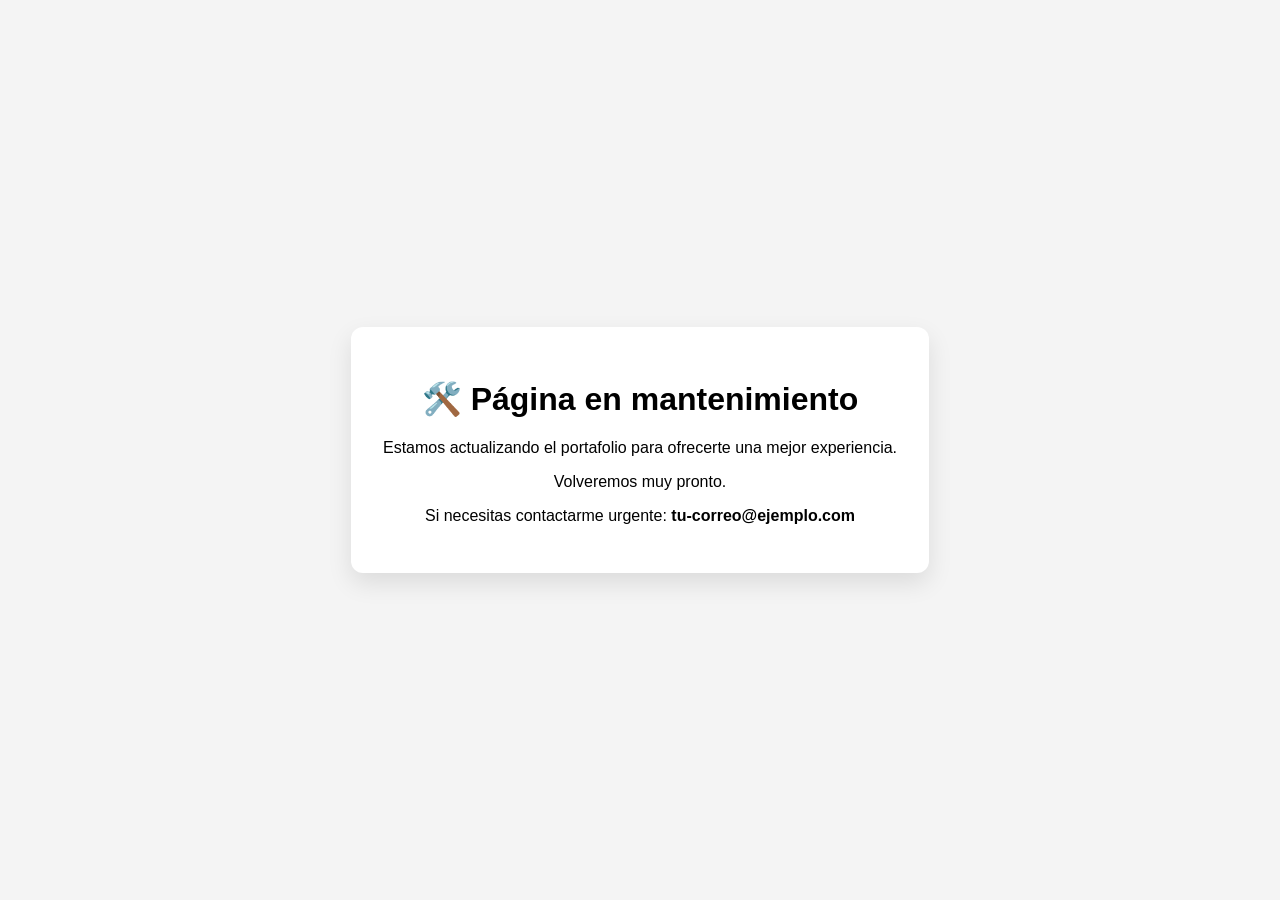
<file: index.html>
<!DOCTYPE html>
<html lang="es">
<head>
    <meta charset="UTF-8">
    <meta name="viewport" content="width=device-width, initial-scale=1.0">
    <title>Mantenimiento en curso</title>
    <link rel="stylesheet" href="assets/css/variables.css"> <!-- Reutiliza tus colores -->
    <style>
        body {
            font-family: sans-serif;
            background-color: #f4f4f4; /* O usa var(--bg-color) de tu variables.css */
            display: flex;
            justify-content: center;
            align-items: center;
            height: 100vh;
            margin: 0;
        }
        .container {
            text-align: center;
            padding: 2rem;
            background: white;
            border-radius: 12px;
            box-shadow: 0 10px 25px rgba(0,0,0,0.1);
        }
        .brand { font-weight: bold; color: #3498db; }
    </style>
</head>
<body>
    <div class="container">
        <h1>🛠️ Página en mantenimiento</h1>
        <p>Estamos actualizando el portafolio para ofrecerte una mejor experiencia.</p>
        <p>Volveremos muy pronto.</p>
        <p>Si necesitas contactarme urgente: <strong>tu-correo@ejemplo.com</strong></p>
    </div>
</body>
</html>
</file>
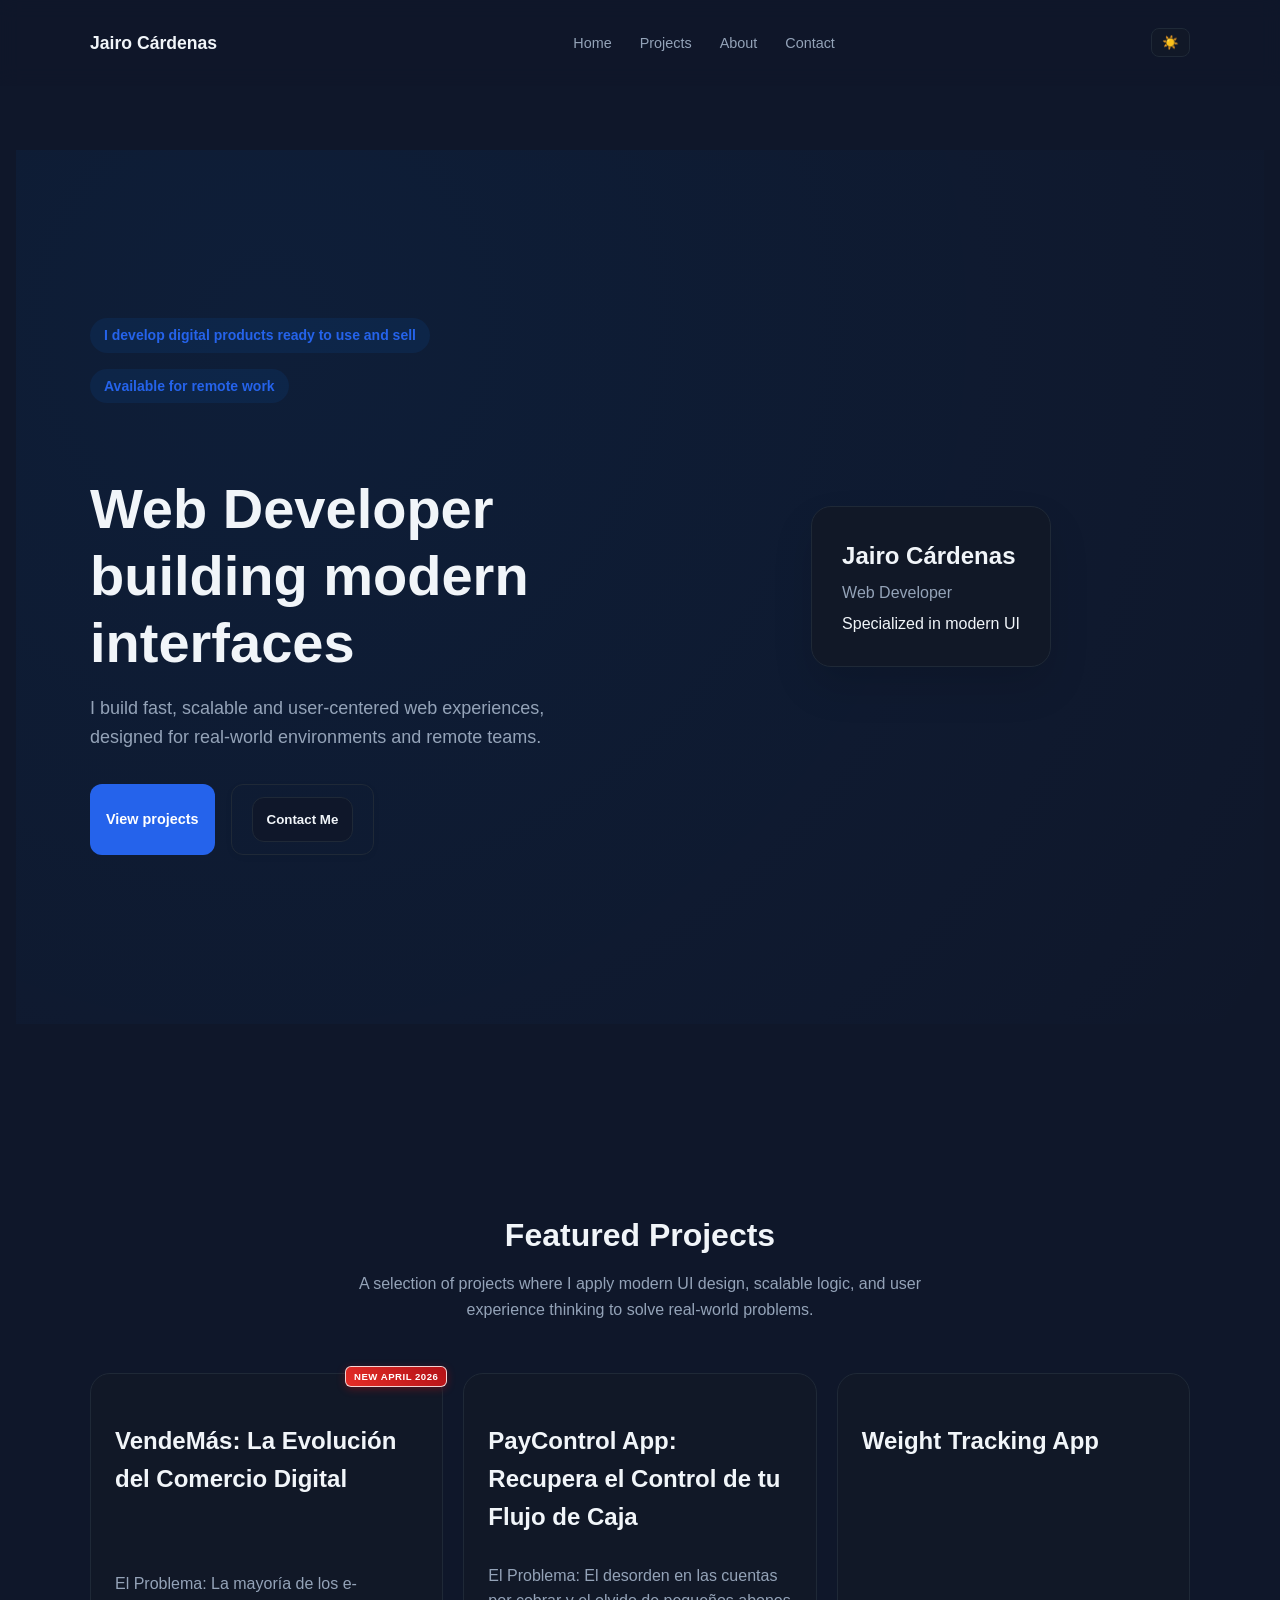
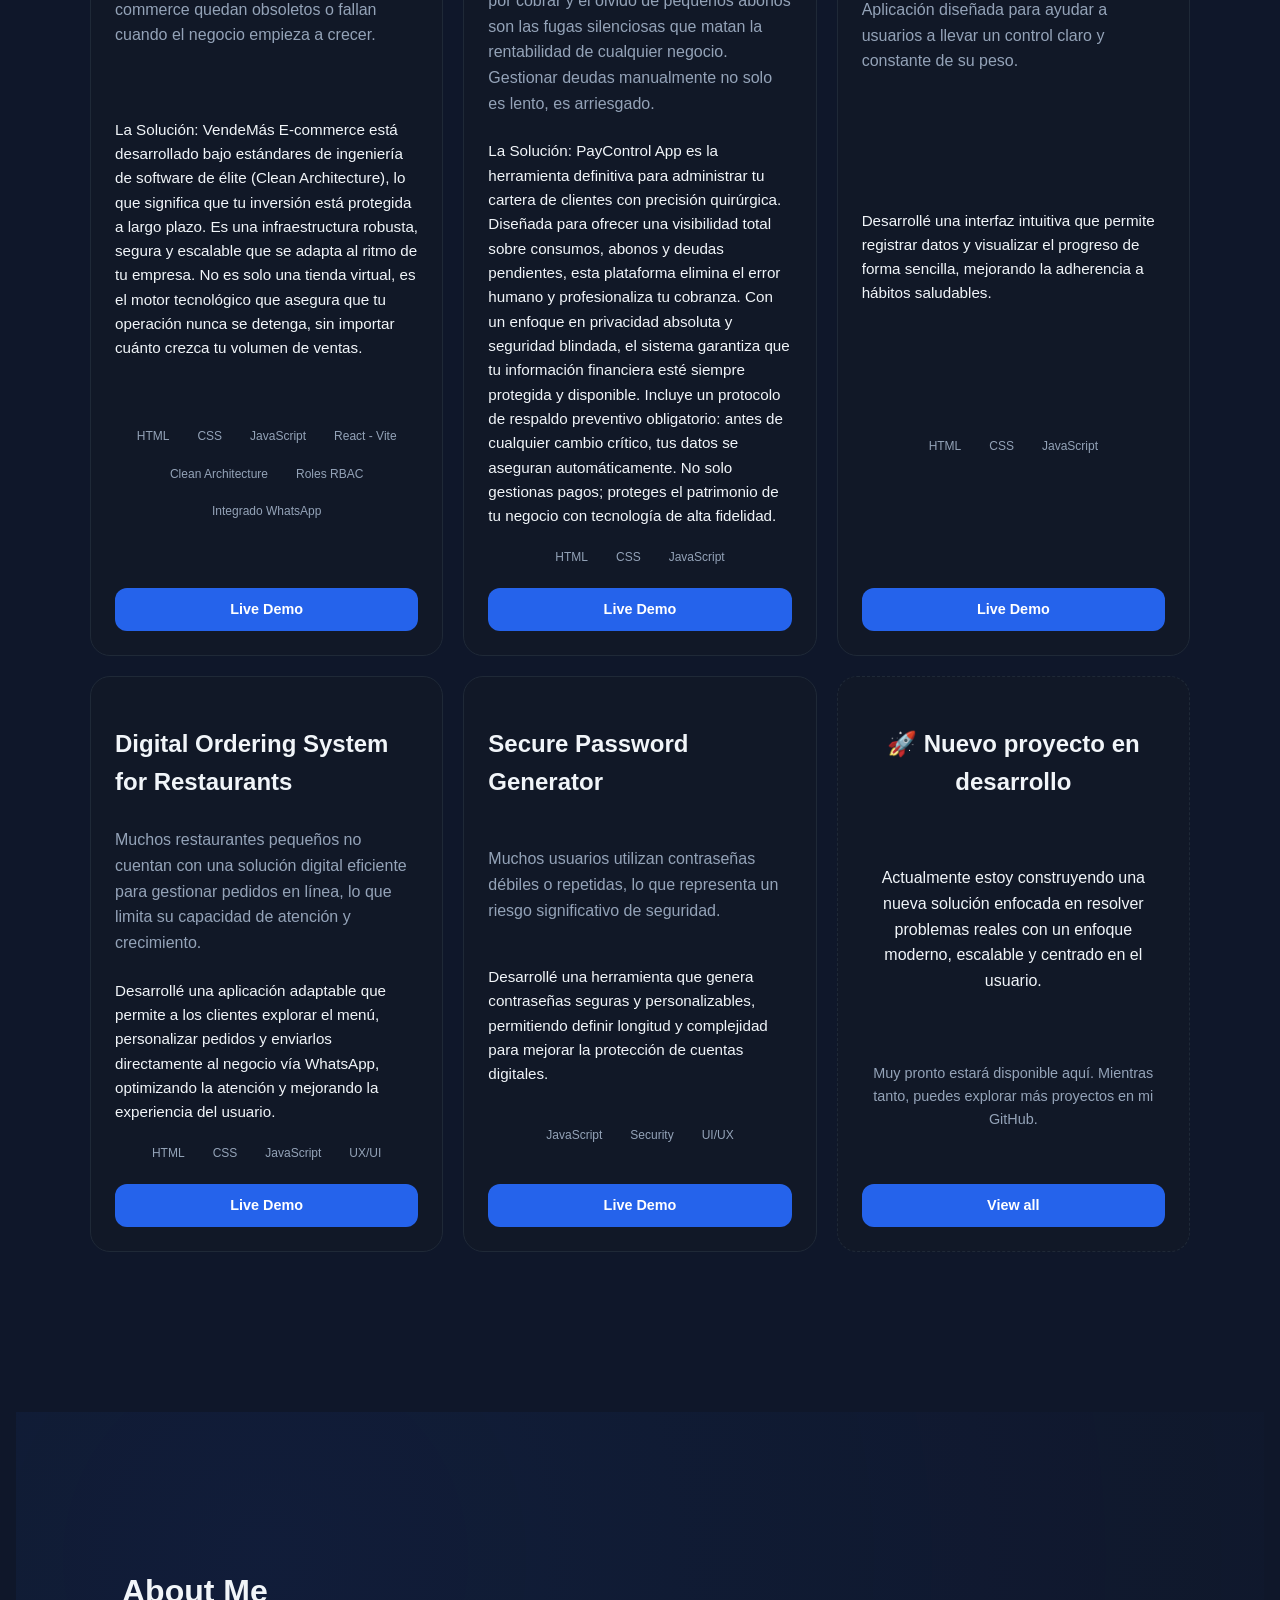
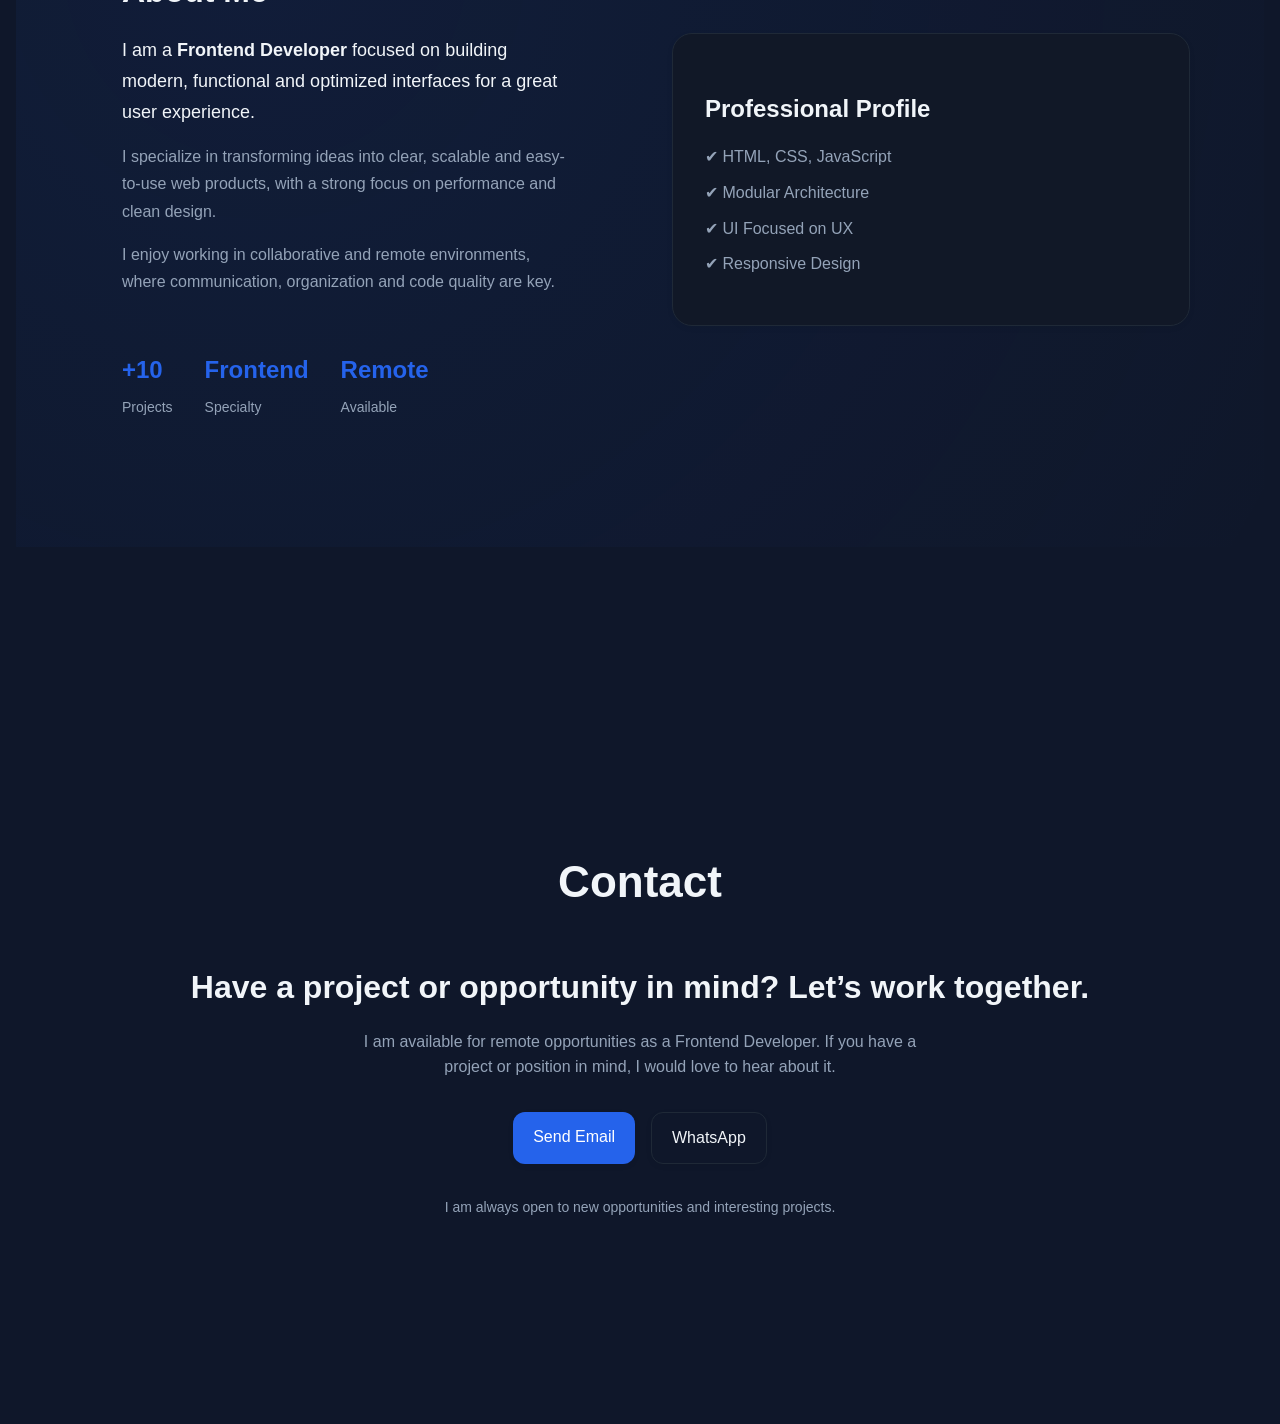
<file: index-backup.html>
<!DOCTYPE html>
<html lang="es">

<head>
    <meta charset="UTF-8">
    <meta name="viewport" content="width=device-width, initial-scale=1.0">
    <meta name="description"
        content="Frontend Developer specializing in modern UI, JavaScript applications, and remote-ready web development.">
    <meta name="keywords" content="Frontend Developer, JavaScript, Web Developer, Portfolio, Remote Developer">
    <meta name="author" content="Jairo Cárdenas">

    <meta property="og:title" content="Jairo Cárdenas | Frontend Developer">
    <meta property="og:description"
        content="Modern portfolio showcasing real-world frontend projects and UI design skills.">
    <meta property="og:type" content="website">
    <title>Jairo Cárdenas | Full-Stack Developer</title>

    <link rel="shortcut icon" href="assets/images/favicon.ico" type="image/x-icon">

    <link rel="stylesheet" href="assets/css/variables.css">
    <link rel="stylesheet" href="assets/css/main.css">

    <link rel="stylesheet" href="components/loader/loader.css">
    <link rel="stylesheet" href="components/navbar/navbar.css">
    <link rel="stylesheet" href="components/hero/hero.css">
    <link rel="stylesheet" href="components/projects/projects.css">
    <link rel="stylesheet" href="components/about/about.css">
    <link rel="stylesheet" href="components/contact/contact.css">
</head>

<body>
    
    <!-- The `<div id="loader"></div>` element is used to display a loading animation or indicator on the
    webpage. This is commonly used to provide visual feedback to users that content is being loaded
    or processed in the background. In this case, it seems like there might be a JavaScript file
    (`loader.js`) that controls the behavior of this loader element. -->
    <div id="loader"></div>

    <header id="navbar"></header>

    <main>
        <section id="hero"></section>
        <section id="projects"></section>
        <section id="about"></section>
        <section id="contact"></section>
    </main>

    <footer id="footer"></footer>

    <script src="assets/js/main.js" defer></script>
    <script src="assets/js/loader.js" defer></script>
    <script src="assets/js/animations.js" defer></script>

    <script src="components/navbar/navbar.js" defer></script>
    <script src="components/hero/hero.js" defer></script>
    <!-- <script src="components/projects/projects.js" defer></script> -->
    <!-- <script src="components/about/about.js" defer></script> -->
    <script src="components/contact/contact.js" defer></script>
</body>

</html>
</file>
<file: assets/css/variables.css>
:root {
  /* 🎯 Colores */
  --primary: #2563eb;
  --primary-dark: #1d4ed8;

  --background: #f8fafc;
  --surface: #ffffff;

  --text: #0f172a;
  --text-muted: #64748b;

  --border: #e2e8f0;

  /* 🌈 Gradiente sutil */
  --accent-gradient: linear-gradient(135deg, #2563eb 0%, #60a5fa 100%);

  /* 🔤 Tipografía */
  --font-heading: 'Inter', sans-serif;
  --font-body: 'Inter', sans-serif;

  /* 📏 Escala tipográfica */
  --text-xs: 0.75rem;
  --text-sm: 0.875rem;
  --text-base: 1rem;
  --text-lg: 1.125rem;
  --text-xl: 1.5rem;
  --text-2xl: 2rem;
  --text-3xl: 2.75rem;

  /* 🧱 Espaciado */
  --space-sm: 8px;
  --space-md: 16px;
  --space-lg: 32px;
  --space-xl: 64px;
  --space-1xl: 128px;

  /* 🟦 Bordes */
  --radius-sm: 8px;
  --radius-md: 12px;
  --radius-lg: 20px;

  /* 🌑 Sombras */
  --shadow-sm: 0 2px 6px rgba(0,0,0,0.05);
  --shadow-md: 0 8px 20px rgba(0,0,0,0.08);
  --shadow-lg: 0 20px 40px rgba(0,0,0,0.12);
}

/* 🌞 LIGHT (default) */
:root {
  --background: #f8fafc;
  --surface: #ffffff;
  --text: #0f172a;
  --text-muted: #64748b;
  --border: #e2e8f0;
}

/* 🌙 DARK MODE */
[data-theme="dark"] {
  --background: #0f172a;
  --surface: #111827;
  --text: #f1f5f9;
  --text-muted: #94a3b8;
  --border: #1f2937;
}
</file>
<file: assets/css/main.css>
body {
  margin: 0;
  font-family: var(--font-body);
  background: var(--background);
  color: var(--text);
  line-height: 1.6;
  transition: background 0.3s ease, color 0.3s ease;
}

html {
  scroll-behavior: smooth;
}

/* 🔤 Jerarquía real */
h1 {
  font-size: var(--text-3xl);
  font-weight: 700;
}

h2 {
  font-size: var(--text-2xl);
  font-weight: 600;
}

h3 {
  font-size: var(--text-xl);
}

a{
  text-decoration: none  ! important;
}

/* 📦 Layout consistente */
section {
  padding: var(--space-xl) var(--space-md);
}

.container {
  max-width: 1100px;
  margin: 0 auto;
}

/* 🔘 Botones base */
.button {
  display: inline-block;
  padding: 12px 20px;
  border-radius: var(--radius-md);
  background: var(--primary);
  color: white;
  text-decoration: none;
  font-weight: 500;
  box-shadow: var(--shadow-sm);
  transition: all 0.25s ease;
}

.button:hover {
  transform: translateY(-2px);
  box-shadow: var(--shadow-md);
}

/* Variante secundaria */
.button-outline {
  background: transparent;
  border: 1px solid var(--border);
  color: var(--text);
}
</file>
<file: components/loader/loader.css>
#loader {
  position: fixed;
  width: 100%;
  height: 100%;
  background: var(--background);
  display: flex;
  justify-content: center;
  align-items: center;
  z-index: 9999;
}

.spinner {
  border: 6px solid #f3f3f3;
  border-top: 6px solid var(--accent);
  border-radius: 50%;
  width: 60px;
  height: 60px;
  animation: spin 1s linear infinite;
}

@keyframes spin {
  0% { transform: rotate(0deg);}
  100% { transform: rotate(360deg);}
}
</file>
<file: components/navbar/navbar.css>
/* =========================
   NAVBAR BASE
========================= */
.navbar {
  position: sticky;
  top: 0;
  width: 100%;
  background: rgba(255, 255, 255, 0.8);
  backdrop-filter: blur(10px);
  z-index: 1000;
  transition: all 0.3s ease;
}

/* 🌙 DARK MODE */
[data-theme="dark"] .navbar {
  background: rgba(15, 23, 42, 0.8);
}

/* 🔥 SCROLL EFFECT */
.navbar.scrolled {
  background: rgba(255, 255, 255, 0.95);
  box-shadow: var(--shadow-sm);
}

[data-theme="dark"] .navbar.scrolled {
  background: rgba(15, 23, 42, 0.95);
}

/* =========================
   CONTAINER
========================= */
.nav-container {
  display: flex;
  align-items: center;
  justify-content: space-between;
  padding: 14px 20px;
}

/* =========================
   LOGO
========================= */
.logo-name {
  font-size: 1.1rem;
  font-weight: 600;
  color: var(--text);
}

/* =========================
   LINKS DESKTOP
========================= */
.nav-links {
  display: flex;
  list-style: none;
  gap: 28px;
}

.nav-link {
  position: relative;
  text-decoration: none;
  color: var(--text-muted);
  font-size: 0.9rem;
  font-weight: 500;
  transition: color 0.25s ease;
}

.nav-link:hover {
  color: var(--text);
}

/* 🔥 underline animado */
.nav-link::after {
  content: "";
  position: absolute;
  left: 0;
  bottom: -6px;
  width: 0%;
  height: 2px;
  background: var(--primary);
  transition: width 0.3s ease;
}

.nav-link:hover::after,
.nav-link.active::after {
  width: 100%;
}

/* =========================
   ACTIONS
========================= */
.nav-actions {
  display: flex;
  align-items: center;
  gap: 10px;
}

/* =========================
   📱 MOBILE
========================= */
/* @media (max-width: 768px){
  .nav-actions{
    display: none;
  }
} */

/* =========================
   THEME BUTTON
========================= */
.theme-toggle {
  border: 1px solid var(--border);
  background: var(--surface);
  color: var(--text);
  padding: 6px 10px;
  border-radius: var(--radius-sm);
  cursor: pointer;
  transition: all 0.2s ease;
}

.theme-toggle:hover {
  transform: translateY(-1px);
  box-shadow: var(--shadow-sm);
}

/* =========================
   MENU TOGGLE
========================= */
.menu-toggle {
  display: none;
  font-size: 24px;
  cursor: pointer;
  padding: 6px 10px;
  border-radius: var(--radius-sm);
  transition: all 0.3s ease;
}

.menu-toggle:hover {
  background: var(--secondary-bg);
}

.menu-toggle.active {
  transform: rotate(180deg);
}

/* =========================
   OVERLAY
========================= */
.nav-overlay {
  position: fixed;
  inset: 0;
  background: rgba(0,0,0,0.3);
  backdrop-filter: blur(4px);
  opacity: 0;
  pointer-events: none;
  transition: opacity 0.3s ease;
  z-index: 900;
}

.nav-overlay.active {
  opacity: 1;
  pointer-events: all;
}

/* =========================
   📱 MOBILE
========================= */
@media (max-width: 768px) {

  .menu-toggle {
    display: block;
  }

  .nav-links {
    position: fixed;
    top: 0;
    right: 0;

    height: 100vh;
    width: 260px;

    background: var(--surface);
    border-left: 1px solid var(--border);
    box-shadow: var(--shadow-lg);

    flex-direction: column;
    padding-top: 80px;

    transform: translateX(100%);
    transition: transform 0.35s cubic-bezier(0.22, 1, 0.36, 1);

    z-index: 1001;
  }

  .nav-links.active {
    transform: translateX(0);
  }

  .nav-links li {
    padding: 15px 25px;
    opacity: 0;
    transform: translateX(20px);
    transition: all 0.3s ease;
  }

  /* 🔥 stagger animation */
  .nav-links.active li {
    opacity: 1;
    transform: translateX(0);
  }

  .nav-links.active li:nth-child(1) { transition-delay: 0.05s; }
  .nav-links.active li:nth-child(2) { transition-delay: 0.1s; }
  .nav-links.active li:nth-child(3) { transition-delay: 0.15s; }
  .nav-links.active li:nth-child(4) { transition-delay: 0.2s; }

  .nav-links a {
    color: var(--text);
    font-size: 1rem;
  }

  body {
    overflow-x: hidden;
  }
}
</file>
<file: components/hero/hero.css>
/* =========================
   🟦 BADGE
========================= */
.badge {
  display: inline-block;
  padding: 6px 14px;
  background: rgba(0, 113, 227, 0.1);
  color: var(--primary);
  border-radius: 999px;
  font-size: var(--text-sm);
  font-weight: 600;
  margin-bottom: var(--space-md);
}

/* =========================
   🟦 HERO SECTION
========================= */
.hero {
  min-height: 90vh;
  display: flex;
  align-items: center;

  background:
    radial-gradient(circle at 20% 20%, rgba(0, 113, 227, 0.08), transparent),
    var(--background);

  padding: var(--space-lg);

  /* 🔥 EVITA DESBORDES */
  overflow-x: hidden;
  
}

.hero-grid {
  display: grid;
  grid-template-columns: 1fr 1fr;
  gap: var(--space-xl);
  align-items: center;
}

/* =========================
   🟦 HERO CONTENT
========================= */
.hero-content h1 {
  font-size: clamp(2.5rem, 5vw, 3.5rem);
  font-weight: 700;
  line-height: 1.2;
  margin-bottom: var(--space-md);
  color: var(--text);
}

.hero-content p {
  font-size: var(--text-lg);
  color: var(--text-muted);
  max-width: 500px;
  margin-bottom: var(--space-lg);
}

/* =========================
   🟦 BUTTONS
========================= */
.buttons {
  display: flex;
  gap: var(--space-md);
  flex-wrap: wrap;
}

/* =========================
   🟦 HERO VISUAL
========================= */
.hero-visual {
  display: flex;
  justify-content: center;
}

/* =========================
   🟦 HERO CARD
========================= */
.hero-card {
  background: var(--surface);
  padding: 30px;
  border-radius: var(--radius-lg);

  border: 1px solid var(--border);
  box-shadow: var(--shadow-lg);

  text-align: left;
  max-width: 300px;

  transition: transform 0.3s ease, box-shadow 0.3s ease;
}

.hero-card:hover {
  transform: translateY(-5px);
  box-shadow: var(--shadow-xl);
}

.hero-card h3 {
  margin: 0;
  font-size: var(--text-xl);
  color: var(--text);
}

.hero-card p {
  color: var(--text-muted);
  margin: 5px 0;
}

/* =========================
   📱 RESPONSIVE HERO
========================= */
@media (max-width: 768px) {
  .hero-grid {
    grid-template-columns: 1fr;
    text-align: center;
  }

  .hero-content p {
    margin: 0 auto var(--space-lg);
  }

  .hero-visual {
    margin-top: var(--space-lg);
    margin-bottom: var(--space-lg);
  }

  .buttons {
    justify-content: center;
  }
}

/* =========================
   🟪 MODAL BASE
========================= */
.cv-modal {
  position: fixed;
  inset: 0;
  z-index: 1000;

  display: none;
  align-items: center;
  justify-content: center;

  /* 🔥 ESPACIADO EN MOBILE */
  padding: 20px;
}

.cv-modal.active {
  display: flex;
}

/* =========================
   🌫️ OVERLAY
========================= */
.modal-overlay {
  position: fixed;
  inset: 0;

  background: rgba(0, 0, 0, 0.4);
  backdrop-filter: blur(6px);

  z-index: 999;
  display: none;
}

.modal-overlay.active {
  display: block;
}

/* =========================
   📦 MODAL CONTENT (FIX PRO)
========================= */
.cv-modal-content {
  background: var(--surface);
  color: var(--text);

  width: 100%;
  max-width: 420px;

  border-radius: 20px;
  padding: 25px;

  position: relative;
  z-index: 1001;

  border: 1px solid var(--border);
  box-shadow: var(--shadow-lg);

  transform: translateY(20px);
  transition: transform 0.3s ease;

  /* 🔥 CONTROL DE ALTURA */
  max-height: 90vh;
  overflow-y: auto;
}

.cv-modal.active .cv-modal-content {
  transform: translateY(0);
}

/* =========================
   🧾 MODAL HEADER
========================= */
.cv-modal-header {
  display: flex;
  justify-content: space-between;
  align-items: center;
  margin-bottom: 20px;
}

.cv-modal-header h3 {
  color: var(--text);
}

/* =========================
   ❌ CLOSE BUTTON
========================= */
.cv-modal-close {
  background: none;
  border: none;
  font-size: 24px;
  cursor: pointer;
  color: var(--text-muted);
  transition: color 0.2s ease;
}

.cv-modal-close:hover {
  color: var(--text);
}

/* =========================
   🧾 MODAL BODY
========================= */
.cv-modal-body p {
  color: var(--text-muted);
}

/* =========================
   🔘 CV BUTTONS
========================= */
.cv-buttons {
  display: flex;
  flex-direction: column;
  gap: 12px;
}

.cv-btn {
  display: flex;
  align-items: center;
  gap: 12px;

  padding: 14px;
  border-radius: 12px;

  background: var(--background);
  color: var(--text);

  text-decoration: none;
  font-weight: 600;

  border: 1px solid var(--border);

  transition: all 0.2s ease;
}

.cv-btn:hover {
  background: var(--secondary-bg);
  transform: scale(1.02);
}

/* =========================
   📱 MODAL MOBILE FIX
========================= */
@media (max-width: 480px) {

  .cv-modal {
    padding: 15px;
  }

  .cv-modal-content {
    padding: 20px;
    border-radius: 16px;
  }

  .cv-btn {
    padding: 12px;
  }
}

/* =========================
   🔥 GLOBAL FIX (CLAVE)
========================= */
html, body {
  overflow-x: hidden;
}
</file>
<file: components/projects/projects.css>
/* =========================
   🟦 SECTION
========================= */
.projects {
  padding: var(--space-lg); 
}

/* =========================
   🟦 INTRO
========================= */
.projects-intro {
  text-align: center;
  margin-bottom: 50px;
}

.projects-intro h2 {
  font-size: 2rem;
  margin-bottom: 10px;
  color: var(--text);
}

.projects-intro p {
  color: var(--text-muted);
  max-width: 600px;
  margin: auto;
}

/* =========================
   🟦 GRID
========================= */
.projects-grid {
  display: grid;
  grid-template-columns: repeat(auto-fit, minmax(280px, 1fr));
  gap: 20px;
}

/* =========================
   🟦 CARD
========================= */
.project-card {
  position: relative; /* <--- CRUCIAL: Esto ancla el badge a la tarjeta */
  background: var(--surface);
  border: 1px solid var(--border);
  border-radius: var(--radius-lg);
  padding: 24px;
  display: flex;
  flex-direction: column;
  justify-content: space-between;
  /* transition: all 0.1s ease; */
}

.project-card:hover {
  transform: translateY(-6px);
  box-shadow: var(--shadow-lg);
}

/* =========================
   🟦 BAGDE
========================= */
/* Tu código del badge (limpiado de duplicados) */
.badge-new {
    position: absolute;
    top: -8px;
    right: -5px;
    background: linear-gradient(45deg, #e52d27, #b31217); 
    border: 1px solid rgba(255, 255, 255, 0.8);
    color: white;
    font-size: 0.6rem;
    font-weight: 800;
    padding: 2px 8px;
    border-radius: 6px;
    z-index: 20;
    box-shadow: 0 2px 8px rgba(240, 17, 17, 0.3);
    text-transform: uppercase;
    letter-spacing: 0.5px;
    transform: translateY(0) !important;
    transition: none !important;
}

/* =========================
   🟦 TEXT
========================= */
.project-card h3 {
  margin-bottom: 10px;
  color: var(--text);
}

.project-problem {
  color: var(--text-muted);
  margin-bottom: 8px;
}

.project-solution {
  color: var(--text);
  font-size: 0.95rem;
  margin-bottom: 15px;
}

/* =========================
   🟦 TECH TAGS
========================= */
.project-tech {
  display: flex;
  justify-content: center;
  flex-wrap: wrap;
  gap: 8px;
  margin-bottom: 15px;
}

.project-tech span {
  background: var(--secondary-bg);
  padding: 5px 10px;
  border-radius: 8px;
  font-size: 0.75rem;
  color: var(--text-muted);
}

/* =========================
   🟦 LINKS
========================= */
.project-links {
  display: flex;
  justify-content: space-around;
  gap: 10px;
}

.project-links a {
  width: 100%;
  gap: 6px;
}

/* =========================
   🚧 COMING SOON
========================= */
.coming-soon {
  border: 1px dashed var(--border);
  text-align: center;
}

.coming-soon h3 {
  margin-bottom: 10px;
}

.coming-note {
  font-size: 0.9rem;
  color: var(--text-muted);
  margin-bottom: 15px;
}

/* =========================
   🔵 PRIMARY BUTTON (DEMO)
========================= */
.btn-primary {
  display: inline-flex;
  align-items: center;
  justify-content: center;

  padding: 10px 16px;
  border-radius: var(--radius-md);

  background: var(--primary);
  color: #fff;

  font-size: 0.9rem;
  font-weight: 600;
  text-decoration: none;

  border: none;
  cursor: pointer;

  transition: all 0.25s ease;
}

.btn-primary:hover {
  background: var(--primary-dark);
  transform: translateY(-2px);
  box-shadow: var(--shadow-md);
}

/* =========================
   ⚪ SECONDARY BUTTON (CODE)
========================= */
.btn-secondary {
  display: inline-flex;
  align-items: center;
  justify-content: center;

  padding: 10px 16px;
  border-radius: var(--radius-md);

  background: transparent;
  color: var(--text);

  font-size: 0.9rem;
  font-weight: 600;
  text-decoration: none  ! important;

  border: 1px solid var(--border);
  cursor: pointer;

  transition: all 0.25s ease;
}

.btn-secondary:hover {
  background: var(--secondary-bg);
  transform: translateY(-2px);
  box-shadow: var(--shadow-sm);
}

/* =========================
   ⚪ BUTTON (LANDIG PAGE)
========================= */
.project-landing-action {
  margin-top: 15px;
  width: 100%;
}

.btn-landing {
  display: flex;
  flex-direction: column; /* Para que el texto secundario quede debajo */
  align-items: center;
  justify-content: center;
  padding: 12px 20px;
  
  margin: 10px auto;
  
  /* Color Premium: Negro profundo con un borde sutil */
  background: #1a1a1a; 
  color: #ffffff;
  text-align: center;
  
  border-radius: var(--radius-sm);
 text-decoration: none !important; /* Esto quita el subrayado por completo */
  font-size: 0.85rem;
  font-weight: 500;
  transition: all 0.3s cubic-bezier(0.4, 0, 0.2, 1);
  border: 1px solid rgba(255, 255, 255, 0.1);
  margin-top: 10px;
}

.btn-landing:hover {
  background: #000000;
  transform: translateY(-3px);
  box-shadow: 0px 30px 30px rgba(0, 0, 0, 0.2);
  border-color: var(--primary); /* Ilumina el borde con tu color principal al pasar el mouse */
}

/* También asegúrate de que no aparezca al pasar el mouse */
.btn-landing:hover, 
.btn-landing:focus, 
.btn-landing:active {
  text-decoration: none;
  outline: none;
}



/* =========================
   📱 RESPONSIVE
========================= */
@media (max-width: 768px) {
  .projects {
    /* Bajamos el padding superior para que el contenido suba en móviles */
    padding: 40px 15px; 
  }

  .projects-grid {
    /* Bajamos el minmax a 250px para asegurar que quepa en cualquier móvil */
    grid-template-columns: repeat(auto-fit, minmax(250px, 1fr));
    gap: 15px;
  }

  .projects-intro {
    margin-bottom: 30px; /* Menos espacio de separación */
  }
 
  .project-links a {
    width: 100%;
    margin-bottom: 5px;
  }
}
</file>
<file: components/about/about.css>
.about {
  padding: var(--space-xl) 0;
  /* background: var(--background); */
  background:
    radial-gradient(circle at 20% 20%, rgba(37, 99, 235, 0.08), transparent),
    var(--background);
}

.about-grid {
  display: grid;
  grid-template-columns: 1fr 1fr;
  gap: var(--space-xl);
  align-items: center;
  padding: var(--space-lg) 0;
}

/* 🧠 TEXTO */
.about-content{
  padding: var(--space-lg);
}

.about-content h2 {
  font-size: var(--text-2xl);
  margin-bottom: var(--space-md);
}

.about-content .lead {
  font-size: var(--text-lg);
  color: var(--text);
  font-weight: 500;
  margin-bottom: var(--space-md);
} 

.about-content p {
  color: var(--text-muted);
  margin-bottom: var(--space-md);
  line-height: 1.7;
}

/* 📊 STATS */
.about-stats {
  display: flex;
  gap: var(--space-lg);
  margin-top: var(--space-lg);
  flex-wrap: wrap;
}

.stat {
  text-align: left;
}

.stat h3 {
  font-size: var(--text-xl);
  color: var(--primary);
  margin-bottom: 4px;
}

.stat span {
  font-size: var(--text-sm);
  color: var(--text-muted);
}

/* 🎨 VISUAL */
.about-card {
  background: var(--surface);
  padding: var(--space-lg);
  border-radius: var(--radius-lg);
  border: 1px solid var(--border);
  box-shadow: var(--shadow-sm);
}

.about-card h3 {
  margin-bottom: var(--space-md);
}

.about-card ul {
  list-style: none;
  padding: 0;
}

.about-card li {
  margin-bottom: 10px;
  color: var(--text-muted);
}

/* 📱 RESPONSIVE */
@media (max-width: 768px) {
  .about-grid {
    grid-template-columns: 1fr;
  }

  .about-stats {
    justify-content: space-between;
  }
}

.reveal {
  opacity: 0;
  transform: translateY(40px);
  transition: all 0.6s ease;
}

.reveal.active {
  opacity: 1;
  transform: translateY(0);
}
</file>
<file: components/contact/contact.css>
.contact {
  padding: var(--space-1xl) 0;
  background: var(--background);
  text-align: center;
}

.contact-content h2 {
  font-size: var(--text-2xl);
  margin-bottom: var(--space-md);
}

.contact-content p {
  color: var(--text-muted);
  max-width: 600px;
  margin: 0 auto var(--space-lg);
  line-height: 1.6;
}

/* CTA BUTTONS */
.contact-actions {
  display: flex;
  justify-content: center;
  gap: var(--space-md);
  flex-wrap: wrap;
  margin-bottom: var(--space-lg);
}

/* SOCIAL LINKS */
.social-links {
  display: flex;
  justify-content: center;
  gap: var(--space-lg);
}

.social-links a {
  color: var(--text-muted);
  text-decoration: none;
  font-weight: 500;
  transition: color 0.2s ease;
}

.social-links a:hover {
  color: var(--primary);
}

.closing-line {
  margin-top: var(--space-lg);
  font-size: var(--text-sm);
  color: var(--text-muted);
}

.reveal {
  opacity: 0;
  transform: translateY(40px);
  transition: all 0.6s ease;
}

.reveal.active {
  opacity: 1;
  transform: translateY(0);
}
</file>
